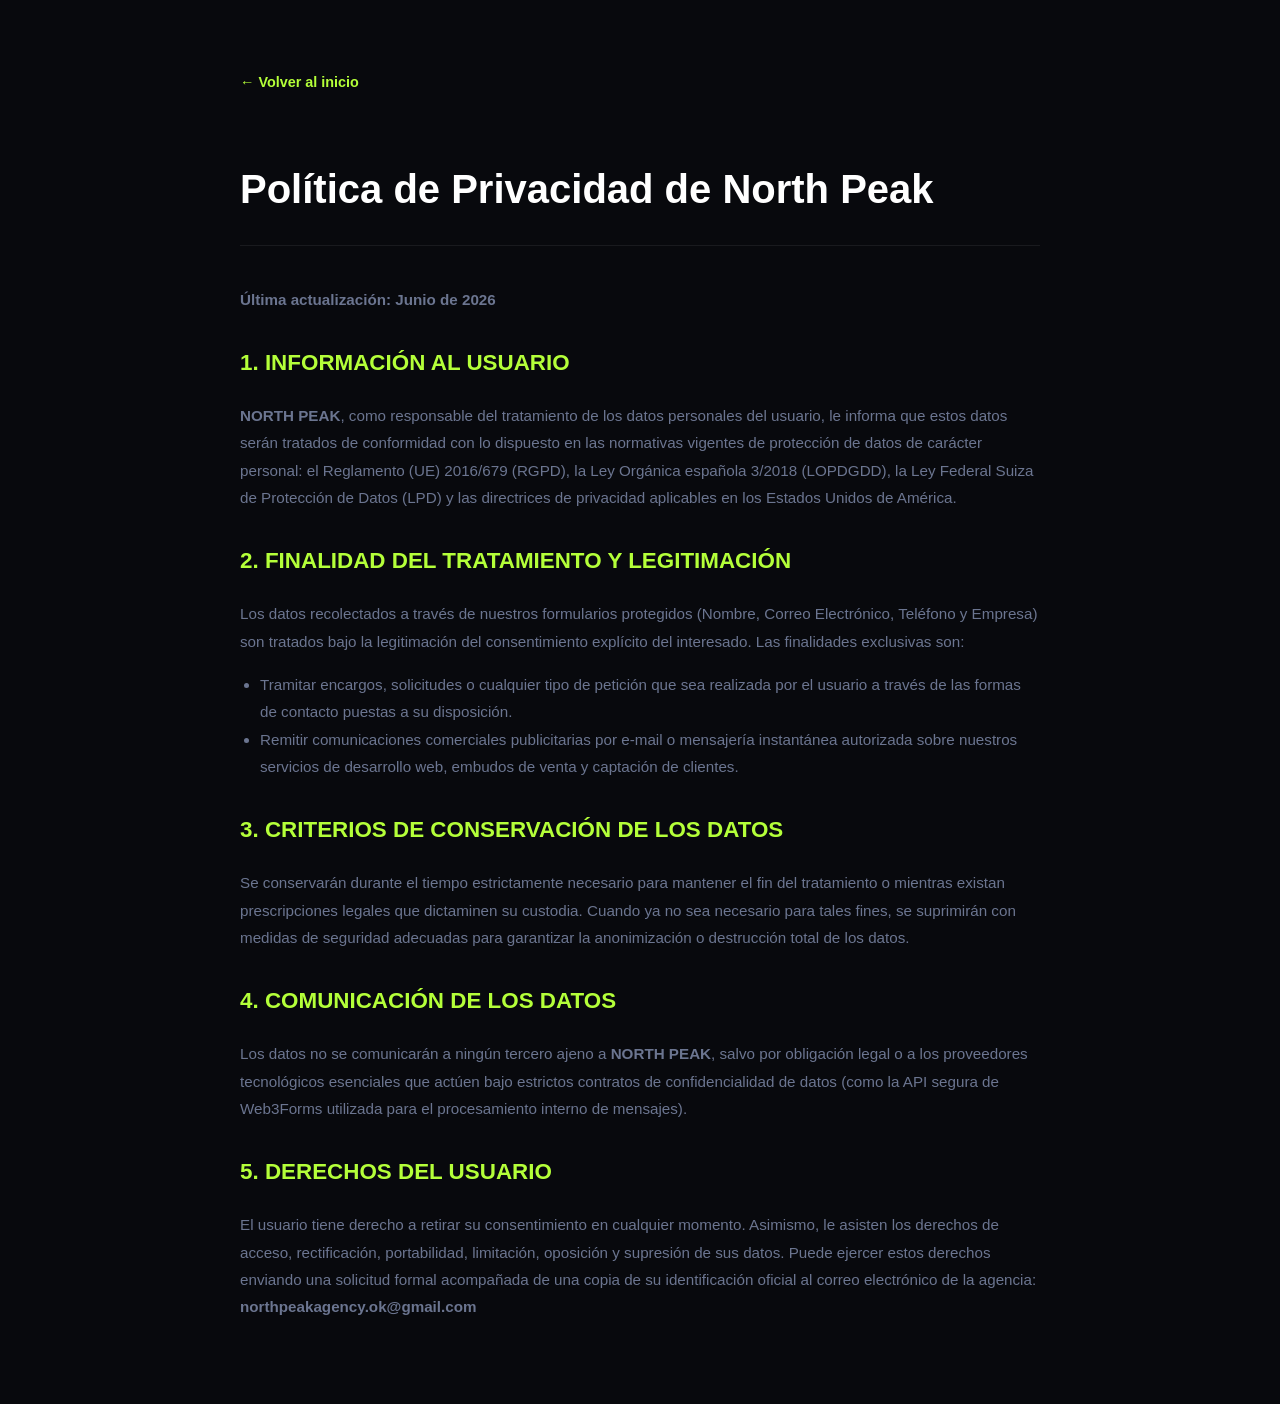
<file: privacidad.html>
<!DOCTYPE html>
<html lang="es">
<head>
    <meta charset="UTF-8">
    <meta name="viewport" content="width=device-width, initial-scale=1.0">
    <title>Política de Privacidad | North Peak</title>
    <style>
        body {
            background-color: #08090D;
            color: #EAEEF8;
            font-family: 'Inter', sans-serif;
            line-height: 1.8;
            padding: 60px 24px;
        }
        .container {
            max-width: 800px;
            margin: 0 auto;
        }
        h1, h2 {
            font-family: 'Syne', sans-serif;
            color: #fff;
        }
        h1 {
            font-size: 2.5rem;
            border-bottom: 1px solid rgba(255,255,255,0.07);
            padding-bottom: 20px;
            margin-bottom: 40px;
        }
        h2 {
            font-size: 1.4rem;
            color: #B4FF39;
            margin-top: 30px;
        }
        p, li {
            color: #6B7590;
            font-size: 0.95rem;
        }
        ul {
            padding-left: 20px;
        }
        .btn-volver {
            display: inline-block;
            margin-bottom: 30px;
            color: #B4FF39;
            text-decoration: none;
            font-weight: 600;
            font-size: 0.9rem;
        }
        .btn-volver:hover {
            text-decoration: underline;
        }
    </style>
</head>
<body>
    <div class="container">
        <a href="index.html" class="btn-volver">← Volver al inicio</a>
        <h1>Política de Privacidad de North Peak</h1>
        <p><strong>Última actualización: Junio de 2026</strong></p>

        <h2>1. INFORMACIÓN AL USUARIO</h2>
        <p><strong>NORTH PEAK</strong>, como responsable del tratamiento de los datos personales del usuario, le informa que estos datos serán tratados de conformidad con lo dispuesto en las normativas vigentes de protección de datos de carácter personal: el Reglamento (UE) 2016/679 (RGPD), la Ley Orgánica española 3/2018 (LOPDGDD), la Ley Federal Suiza de Protección de Datos (LPD) y las directrices de privacidad aplicables en los Estados Unidos de América.</p>

        <h2>2. FINALIDAD DEL TRATAMIENTO Y LEGITIMACIÓN</h2>
        <p>Los datos recolectados a través de nuestros formularios protegidos (Nombre, Correo Electrónico, Teléfono y Empresa) son tratados bajo la legitimación del consentimiento explícito del interesado. Las finalidades exclusivas son:</p>
        <ul>
            <li>Tramitar encargos, solicitudes o cualquier tipo de petición que sea realizada por el usuario a través de las formas de contacto puestas a su disposición.</li>
            <li>Remitir comunicaciones comerciales publicitarias por e-mail o mensajería instantánea autorizada sobre nuestros servicios de desarrollo web, embudos de venta y captación de clientes.</li>
        </ul>

        <h2>3. CRITERIOS DE CONSERVACIÓN DE LOS DATOS</h2>
        <p>Se conservarán durante el tiempo estrictamente necesario para mantener el fin del tratamiento o mientras existan prescripciones legales que dictaminen su custodia. Cuando ya no sea necesario para tales fines, se suprimirán con medidas de seguridad adecuadas para garantizar la anonimización o destrucción total de los datos.</p>

        <h2>4. COMUNICACIÓN DE LOS DATOS</h2>
        <p>Los datos no se comunicarán a ningún tercero ajeno a <strong>NORTH PEAK</strong>, salvo por obligación legal o a los proveedores tecnológicos esenciales que actúen bajo estrictos contratos de confidencialidad de datos (como la API segura de Web3Forms utilizada para el procesamiento interno de mensajes).</p>

        <h2>5. DERECHOS DEL USUARIO</h2>
        <p>El usuario tiene derecho a retirar su consentimiento en cualquier momento. Asimismo, le asisten los derechos de acceso, rectificación, portabilidad, limitación, oposición y supresión de sus datos. Puede ejercer estos derechos enviando una solicitud formal acompañada de una copia de su identificación oficial al correo electrónico de la agencia: <strong>northpeakagency.ok@gmail.com</strong></p>
    </div>
</body>
</html>
</file>
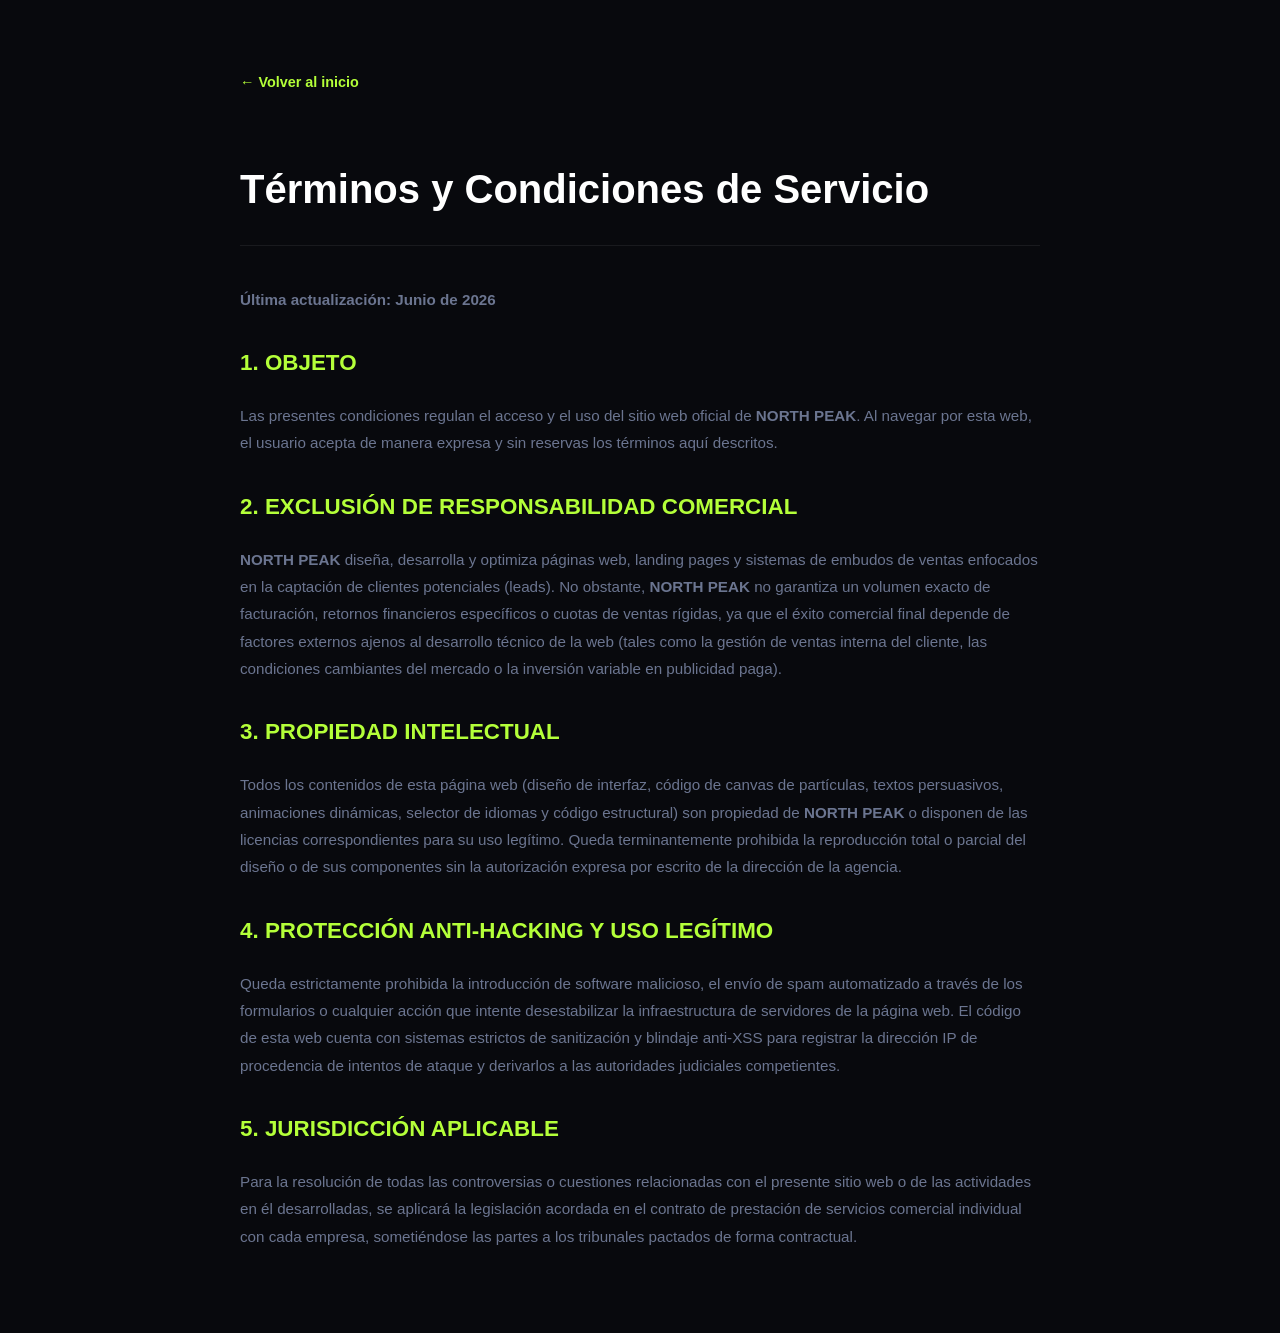
<file: terminos.html>
<!DOCTYPE html>
<html lang="es">
<head>
    <meta charset="UTF-8">
    <meta name="viewport" content="width=device-width, initial-scale=1.0">
    <title>Términos y Condiciones | North Peak</title>
    <style>
        body {
            background-color: #08090D;
            color: #EAEEF8;
            font-family: 'Inter', sans-serif;
            line-height: 1.8;
            padding: 60px 24px;
        }
        .container {
            max-width: 800px;
            margin: 0 auto;
        }
        h1, h2 {
            font-family: 'Syne', sans-serif;
            color: #fff;
        }
        h1 {
            font-size: 2.5rem;
            border-bottom: 1px solid rgba(255,255,255,0.07);
            padding-bottom: 20px;
            margin-bottom: 40px;
        }
        h2 {
            font-size: 1.4rem;
            color: #B4FF39;
            margin-top: 30px;
        }
        p, li {
            color: #6B7590;
            font-size: 0.95rem;
        }
        .btn-volver {
            display: inline-block;
            margin-bottom: 30px;
            color: #B4FF39;
            text-decoration: none;
            font-weight: 600;
            font-size: 0.9rem;
        }
        .btn-volver:hover {
            text-decoration: underline;
        }
    </style>
</head>
<body>
    <div class="container">
        <a href="index.html" class="btn-volver">← Volver al inicio</a>
        <h1>Términos y Condiciones de Servicio</h1>
        <p><strong>Última actualización: Junio de 2026</strong></p>

        <h2>1. OBJETO</h2>
        <p>Las presentes condiciones regulan el acceso y el uso del sitio web oficial de <strong>NORTH PEAK</strong>. Al navegar por esta web, el usuario acepta de manera expresa y sin reservas los términos aquí descritos.</p>

        <h2>2. EXCLUSIÓN DE RESPONSABILIDAD COMERCIAL</h2>
        <p><strong>NORTH PEAK</strong> diseña, desarrolla y optimiza páginas web, landing pages y sistemas de embudos de ventas enfocados en la captación de clientes potenciales (leads). No obstante, <strong>NORTH PEAK</strong> no garantiza un volumen exacto de facturación, retornos financieros específicos o cuotas de ventas rígidas, ya que el éxito comercial final depende de factores externos ajenos al desarrollo técnico de la web (tales como la gestión de ventas interna del cliente, las condiciones cambiantes del mercado o la inversión variable en publicidad paga).</p>

        <h2>3. PROPIEDAD INTELECTUAL</h2>
        <p>Todos los contenidos de esta página web (diseño de interfaz, código de canvas de partículas, textos persuasivos, animaciones dinámicas, selector de idiomas y código estructural) son propiedad de <strong>NORTH PEAK</strong> o disponen de las licencias correspondientes para su uso legítimo. Queda terminantemente prohibida la reproducción total o parcial del diseño o de sus componentes sin la autorización expresa por escrito de la dirección de la agencia.</p>

        <h2>4. PROTECCIÓN ANTI-HACKING Y USO LEGÍTIMO</h2>
        <p>Queda estrictamente prohibida la introducción de software malicioso, el envío de spam automatizado a través de los formularios o cualquier acción que intente desestabilizar la infraestructura de servidores de la página web. El código de esta web cuenta con sistemas estrictos de sanitización y blindaje anti-XSS para registrar la dirección IP de procedencia de intentos de ataque y derivarlos a las autoridades judiciales competientes.</p>

        <h2>5. JURISDICCIÓN APLICABLE</h2>
        <p>Para la resolución de todas las controversias o cuestiones relacionadas con el presente sitio web o de las actividades en él desarrolladas, se aplicará la legislación acordada en el contrato de prestación de servicios comercial individual con cada empresa, sometiéndose las partes a los tribunales pactados de forma contractual.</p>
    </div>
</body>
</html>
</file>
